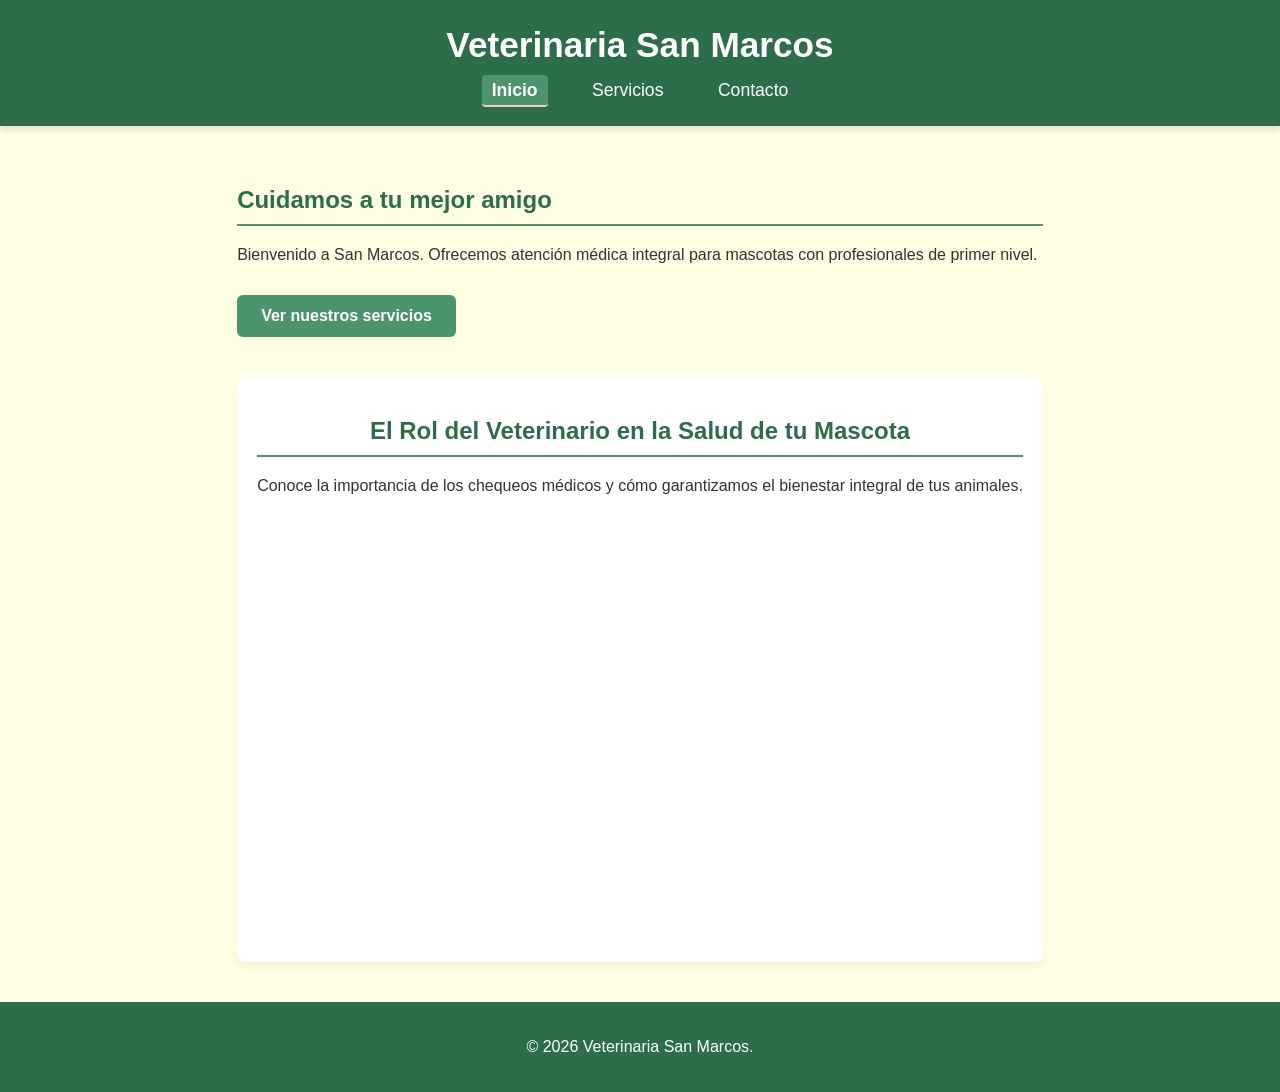
<file: index.html>
<!DOCTYPE html>
<html lang="es">
<head>
    <!-- Creado por Diego Sansana: Estructura base del documento y head -->
    <meta charset="UTF-8">
    <meta name="viewport" content="width=device-width, initial-scale=1.0">
    <title>Veterinaria San Marcos | Inicio</title>
    <link rel="stylesheet" href="css/style.css">
    <script src="js/funciones.js" defer></script>
</head>
<body>
    <!-- Creado por Diego Sansana: Header y menú de navegación -->
    <header>
        <h1>Veterinaria San Marcos</h1>
        <nav>
            <a href="index.html" class="activo">Inicio</a>
            <a href="catalogo.html">Servicios</a>
            <a href="contacto.html">Contacto</a>
        </nav>
    </header>

    <main>
        <!-- Creado por Diego Sansana: Sección Hero principal -->
        <section class="hero">
            <h2>Cuidamos a tu mejor amigo</h2>
            <p>Bienvenido a San Marcos. Ofrecemos atención médica integral para mascotas con profesionales de primer nivel.</p>
            <a href="catalogo.html" class="boton">Ver nuestros servicios</a>
        </section>

        <!-- Jocsan Sepulveda: SECCIÓN DE VIDEO EMBEBIDO (VIMEO) -->
        <section class="video-container">
           <h2>El Rol del Veterinario en la Salud de tu Mascota</h2>
            <p>Conoce la importancia de los chequeos médicos y cómo garantizamos el bienestar integral de tus animales.</p>
            <div class="video-responsive">
                <iframe src="https://player.vimeo.com/video/31104447" frameborder="0" allow="autoplay; fullscreen; picture-in-picture" allowfullscreen title="Video sobre mascotas"></iframe>
            </div>
        </section>
        <!-- FIN DE LO AGREGADO POR BENJAMÍN ROJAS -->
    </main>

    <!-- Creado por Diego Sansana: Footer base -->
    <footer>
        <p>&copy; 2026 Veterinaria San Marcos.</p>
    </footer>
</body>
</html>
</file>
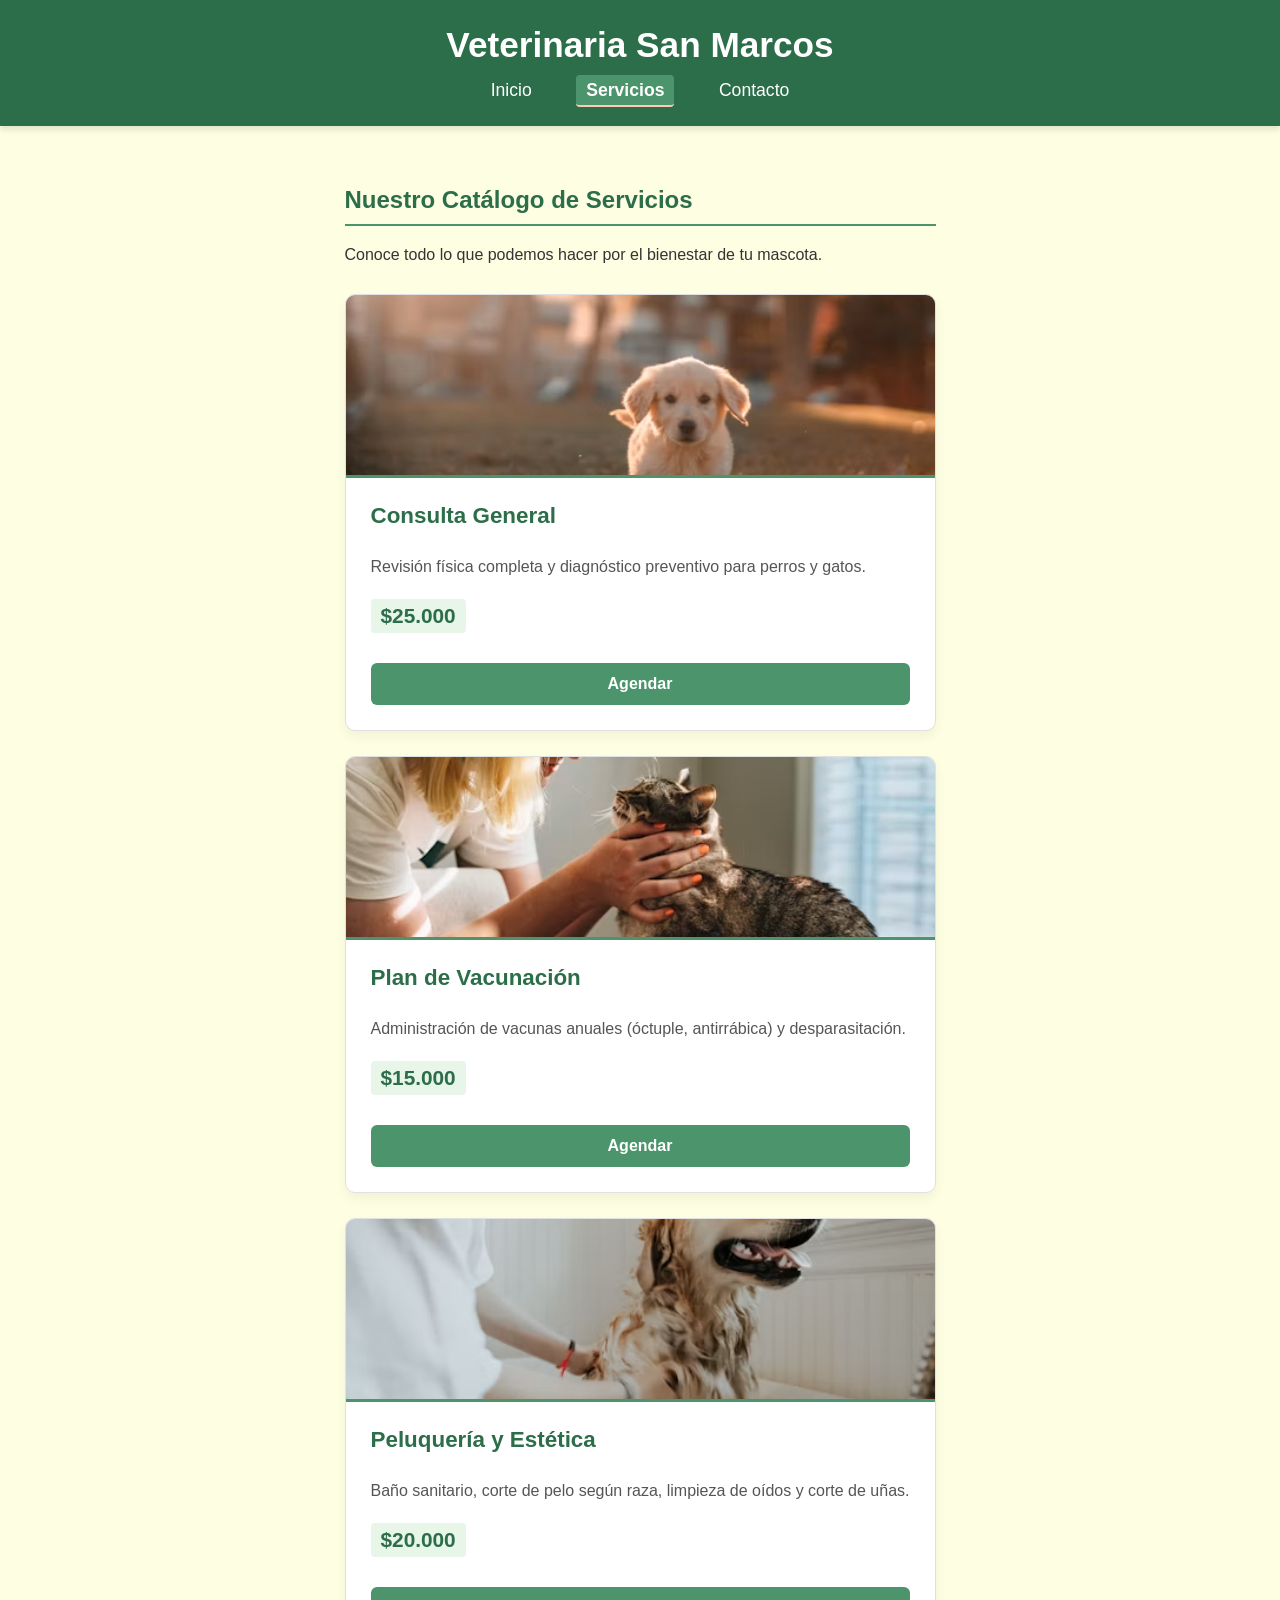
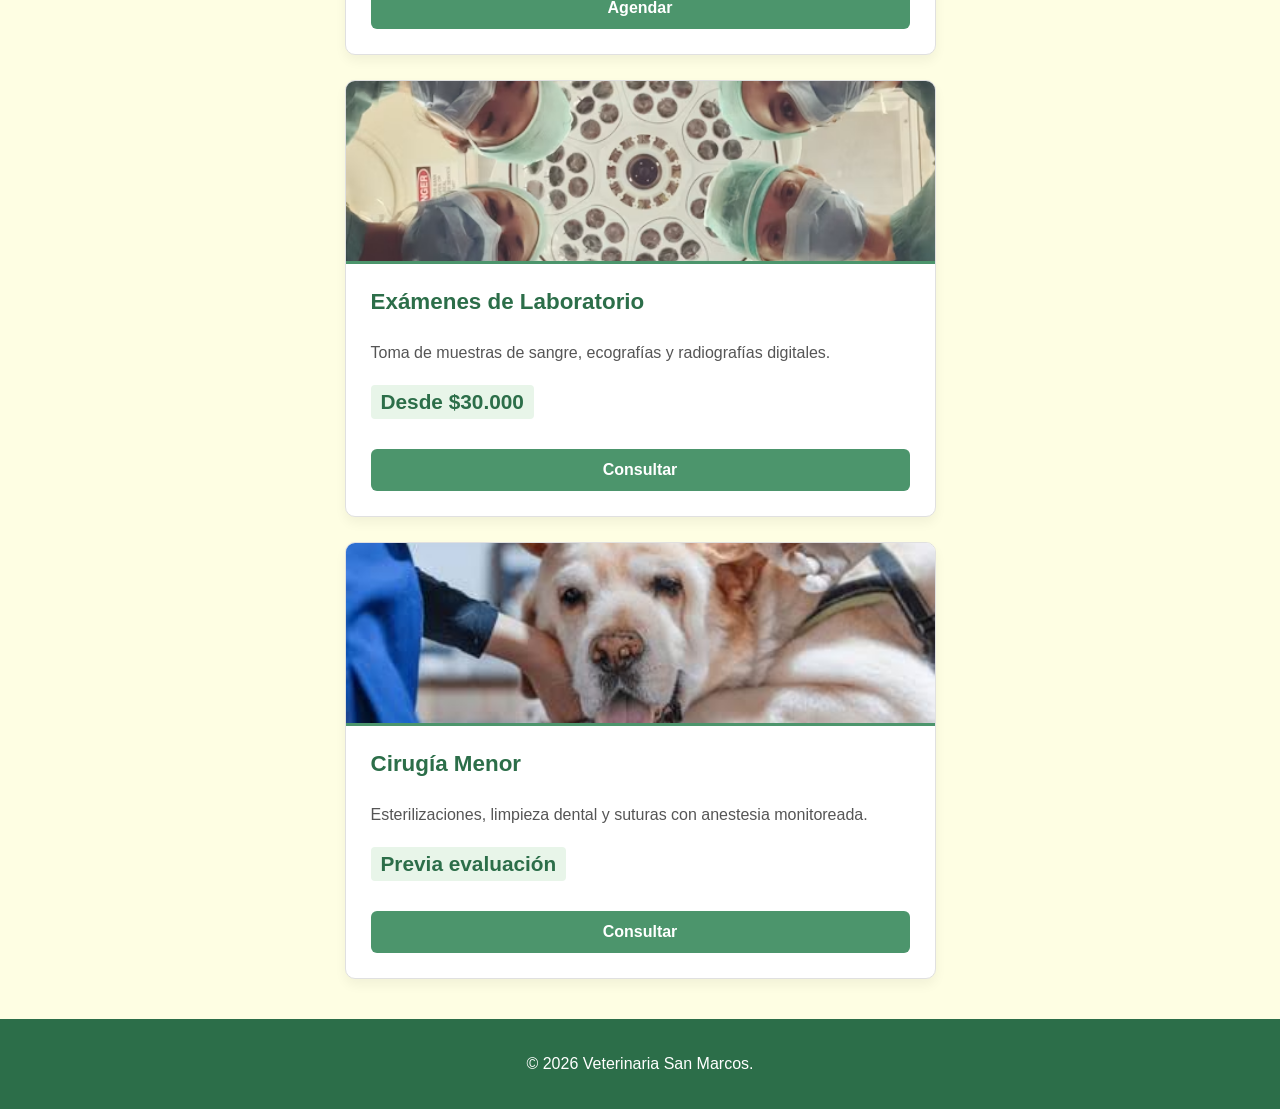
<file: catalogo.html>
<!DOCTYPE html>
<html lang="es">
<head>
    <!-- Creado por Diego Sansana: Estructura base -->
    <meta charset="UTF-8">
    <meta name="viewport" content="width=device-width, initial-scale=1.0">
    <title>Veterinaria San Marcos | Catálogo de Servicios</title>
    <link rel="stylesheet" href="css/style.css">
    <script src="js/funciones.js" defer></script>
</head>
<body>
    <header>
        <h1>Veterinaria San Marcos</h1>
        <nav>
            <a href="index.html">Inicio</a>
            <a href="catalogo.html" class="activo">Servicios</a>
            <a href="contacto.html">Contacto</a>
        </nav>
    </header>

    <main>
        <section>
            <!-- Creado por Diego Sansana: Textos de la sección y grilla de catálogo -->
            <h2>Nuestro Catálogo de Servicios</h2>
            <p>Conoce todo lo que podemos hacer por el bienestar de tu mascota.</p>
            
            <div class="catalogo-grid">
                <article class="tarjeta-servicio">
                    <figure>
                        <!-- MODIFICADO POR BENJAMÍN ROJAS: Reemplazo de placeholder/emoji por imágenes reales -->
                        <img src="Carpetajpg/Perrito corriendo.jpg" alt="Consulta General">
                    </figure>
                    <!-- Creado por Diego Sansana: Contenido base de la tarjeta -->
                    <div class="tarjeta-contenido">
                        <h3>Consulta General</h3>
                        <p>Revisión física completa y diagnóstico preventivo para perros y gatos.</p>
                        <span class="precio">$25.000</span>
                        <a href="contacto.html" class="boton">Agendar</a>
                    </div>
                </article>
                
                <article class="tarjeta-servicio">
                    <figure>
                        <!-- MODIFICADO POR BENJAMÍN ROJAS: Imagen real -->
                        <img src="Carpetajpg/Gatosiendo acarisiado.jpg" alt="Plan de Vacunación">
                    </figure>
                    <div class="tarjeta-contenido">
                        <h3>Plan de Vacunación</h3>
                        <p>Administración de vacunas anuales (óctuple, antirrábica) y desparasitación.</p>
                        <span class="precio">$15.000</span>
                        <a href="contacto.html" class="boton">Agendar</a>
                    </div>
                </article>
                
                <article class="tarjeta-servicio">
                    <figure>
                        <!-- MODIFICADO POR BENJAMÍN ROJAS: Imagen real -->
                        <img src="Carpetajpg/Perro duchandose .jpg" alt="Peluquería y Estética">
                    </figure>
                    <div class="tarjeta-contenido">
                        <h3>Peluquería y Estética</h3>
                        <p>Baño sanitario, corte de pelo según raza, limpieza de oídos y corte de uñas.</p>
                        <span class="precio">$20.000</span>
                        <a href="contacto.html" class="boton">Agendar</a>
                    </div>
                </article>

                <article class="tarjeta-servicio">
                    <figure>
                        <!-- MODIFICADO POR BENJAMÍN ROJAS: Imagen real -->
                        <img src="Carpetajpg/Dogtores.jpg" alt="Exámenes de Laboratorio">
                    </figure>
                    <div class="tarjeta-contenido">
                        <h3>Exámenes de Laboratorio</h3>
                        <p>Toma de muestras de sangre, ecografías y radiografías digitales.</p>
                        <span class="precio">Desde $30.000</span>
                        <a href="contacto.html" class="boton">Consultar</a>
                    </div>
                </article>

                <article class="tarjeta-servicio">
                    <figure>
                        <!-- MODIFICADO POR BENJAMÍN ROJAS: Imagen real -->
                        <img src="Carpetajpg/Perrito Camilla.jpg" alt="Cirugía Menor">
                    </figure>
                    <div class="tarjeta-contenido">
                        <h3>Cirugía Menor</h3>
                        <p>Esterilizaciones, limpieza dental y suturas con anestesia monitoreada.</p>
                        <span class="precio">Previa evaluación</span>
                        <a href="contacto.html" class="boton">Consultar</a>
                    </div>
                </article>
            </div>
        </section>
    </main>

    <footer>
        <p>&copy; 2026 Veterinaria San Marcos.</p>
    </footer>
</body>
</html>
</file>
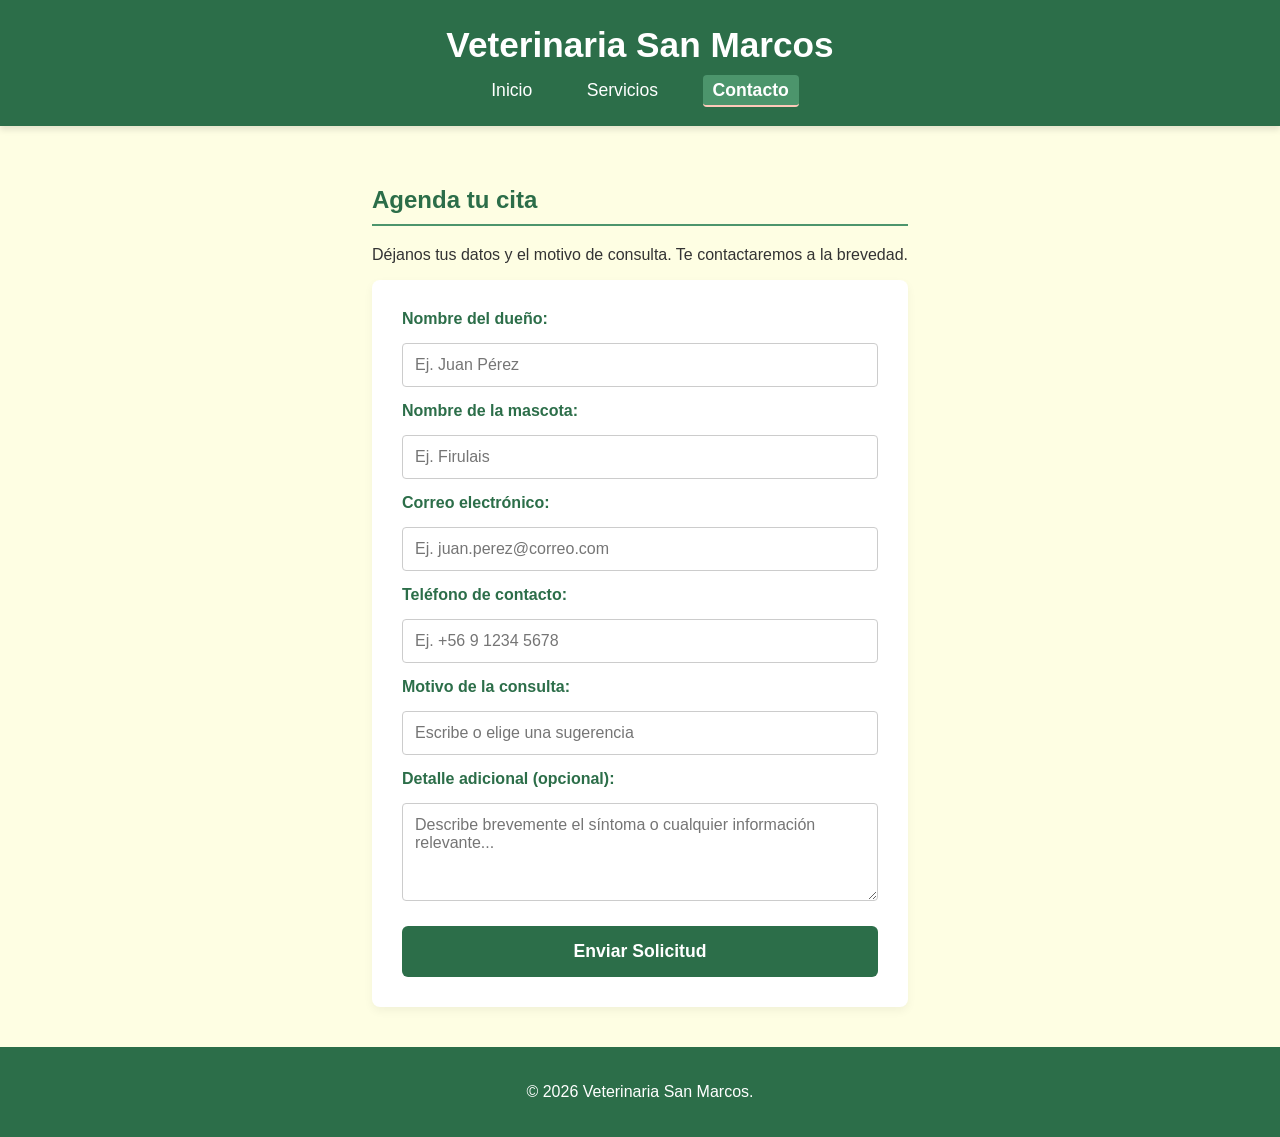
<file: contacto.html>
<!DOCTYPE html>
<html lang="es">
<head>
    <meta charset="UTF-8">
    <meta name="viewport" content="width=device-width, initial-scale=1.0">
    <title>Veterinaria San Marcos | Contacto</title>
    <link rel="stylesheet" href="css/style.css">
    <script src="js/funciones.js" defer></script>
</head>
<body>
    <header>
        <h1>Veterinaria San Marcos</h1>
        <nav>
            <a href="index.html">Inicio</a>
            <a href="catalogo.html">Servicios</a>
            <a href="contacto.html" class="activo">Contacto</a>
        </nav>
    </header>

    <main>
        <section>
            <!-- Creado por Diego Sansana: Estructura inicial del formulario -->
            <h2>Agenda tu cita</h2>
            <p>Déjanos tus datos y el motivo de consulta. Te contactaremos a la brevedad.</p>

            <!-- MODIFICADO POR BENJAMÍN ROJAS: Se agregó 'novalidate' para controlar validaciones por JS -->
            <form id="formularioContacto" novalidate>

                <label for="nombre">Nombre del dueño:</label>
                <!-- MODIFICADO POR BENJAMÍN ROJAS: Agregadas validaciones (required, minlength, pattern), autocomplete y ARIA -->
                <input
                    type="text"
                    id="nombre"
                    name="nombre"
                    placeholder="Ej. Juan Pérez"
                    autocomplete="name"
                    required
                    minlength="3"
                    pattern="^[A-Za-zÁÉÍÓÚáéíóúÑñ\s]+$"
                    aria-describedby="errorNombre">
                <!-- AGREGADO POR BENJAMÍN ROJAS: Mensaje de error específico -->
                <p id="errorNombre" class="error" aria-live="polite"></p>

                <label for="mascota">Nombre de la mascota:</label>
                <!-- MODIFICADO POR BENJAMÍN ROJAS: Agregadas validaciones y ARIA -->
                <input
                    type="text"
                    id="mascota"
                    name="mascota"
                    placeholder="Ej. Firulais"
                    autocomplete="off"
                    required
                    minlength="2"
                    pattern="^[A-Za-zÁÉÍÓÚáéíóúÑñ0-9\s]+$"
                    aria-describedby="errorMascota">
                <p id="errorMascota" class="error" aria-live="polite"></p>

                <label for="correo">Correo electrónico:</label>
                <!-- MODIFICADO POR BENJAMÍN ROJAS: Agregadas validaciones y ARIA -->
                <input
                    type="email"
                    id="correo"
                    name="correo"
                    placeholder="Ej. juan.perez@correo.com"
                    autocomplete="email"
                    required
                    aria-describedby="errorCorreo">
                <p id="errorCorreo" class="error" aria-live="polite"></p>

                <!-- AGREGADO POR BENJAMÍN ROJAS: Nuevo campo completo para el Teléfono -->
                <label for="telefono">Teléfono de contacto:</label>
                <input
                    type="tel"
                    id="telefono"
                    name="telefono"
                    placeholder="Ej. +56 9 1234 5678"
                    autocomplete="tel"
                    required
                    pattern="^[0-9+\s]{8,15}$"
                    aria-describedby="errorTelefono">
                <p id="errorTelefono" class="error" aria-live="polite"></p>

                <!-- MODIFICADO POR BENJAMÍN ROJAS: El motivo ahora usa un <datalist> con opciones -->
                <label for="motivo">Motivo de la consulta:</label>
                <input
                    type="text"
                    id="motivo"
                    name="motivo"
                    list="sugerenciasMotivo"
                    placeholder="Escribe o elige una sugerencia"
                    autocomplete="off"
                    required
                    minlength="5"
                    aria-describedby="errorMotivo">
                
                <!-- Sugerencias (datalist) para el campo motivo -->
                <datalist id="sugerenciasMotivo">
                    <option value="Consulta general">
                    <option value="Plan de vacunación">
                    <option value="Peluquería y estética">
                    <option value="Exámenes de laboratorio">
                    <option value="Cirugía menor">
                    <option value="Urgencia">
                </datalist>
                <p id="errorMotivo" class="error" aria-live="polite"></p>

                <!-- AGREGADO POR BENJAMÍN ROJAS: Nueva área de texto para detalles adicionales -->
                <label for="detalle">Detalle adicional (opcional):</label>
                <textarea
                    id="detalle"
                    name="detalle"
                    rows="4"
                    placeholder="Describe brevemente el síntoma o cualquier información relevante..."></textarea>

                <!-- Creado por Diego Sansana (originalmente "mensajeError"), adaptado por Benjamín -->
                <p id="mensajeGlobal" class="error" aria-live="polite"></p>

                <button type="submit">Enviar Solicitud</button>
            </form>
        </section>
    </main>

    <footer>
        <p>&copy; 2026 Veterinaria San Marcos.</p>
    </footer>
</body>
</html>
</file>
<file: css/style.css>
/*CÓDIGO DE DIEGO*/
:root {
    --color-principal: #2c6e49;
    --color-secundario: #4c956c;
    --color-fondo: #fefee3;
    --color-texto: #333;
    --color-tarjeta: #ffffff;
}

body {
    font-family: 'Segoe UI', Tahoma, Geneva, Verdana, sans-serif;
    margin: 0;
    padding: 0;
    background-color: var(--color-fondo);
    color: var(--color-texto);
    display: flex;
    flex-direction: column;
    min-height: 100vh;
}

header {
    background-color: var(--color-principal);
    color: white;
    padding: 25px 20px;
    text-align: center;
    box-shadow: 0 4px 6px rgba(0,0,0,0.1);
}

header h1 {
    margin: 0 0 15px 0;
    font-size: 2.2rem;
}

nav a {
    color: white;
    text-decoration: none;
    margin: 0 15px;
    font-size: 1.1rem;
    padding: 5px 10px;
    border-radius: 4px;
    transition: background-color 0.3s;
}

nav a:hover {
    background-color: var(--color-secundario);
}

nav a.activo {
    background-color: var(--color-secundario);
    font-weight: bold;
    border-bottom: 2px solid #ffc9b9;
}

main {
    padding: 40px 20px;
    max-width: 1100px;
    margin: 0 auto;
    flex: 1;
}

h2 {
    color: var(--color-principal);
    border-bottom: 2px solid var(--color-secundario);
    padding-bottom: 10px;
    margin-bottom: 20px;
}

.boton {
    display: inline-block;
    background-color: var(--color-secundario);
    color: white;
    padding: 12px 24px;
    border-radius: 6px;
    text-decoration: none;
    margin-top: 15px;
    font-weight: bold;
    text-align: center;
    transition: background-color 0.3s, transform 0.1s;
}

.boton:hover {
    background-color: #3b7a57;
    transform: translateY(-2px);
}

form {
    display: flex;
    flex-direction: column;
    gap: 15px;
    max-width: 600px;
    background-color: var(--color-tarjeta);
    padding: 30px;
    border-radius: 8px;
    box-shadow: 0 4px 10px rgba(0,0,0,0.05);
}

label {
    font-weight: bold;
    color: var(--color-principal);
}

input, textarea {
    padding: 12px;
    border: 1px solid #ccc;
    border-radius: 4px;
    font-family: inherit;
    font-size: 1rem;
}

input:focus, textarea:focus {
    outline: none;
    border-color: var(--color-secundario);
    box-shadow: 0 0 5px rgba(76, 149, 108, 0.5);
}

button[type="submit"] {
    background-color: var(--color-principal);
    color: white;
    padding: 15px;
    border: none;
    border-radius: 6px;
    cursor: pointer;
    font-weight: bold;
    font-size: 1.1rem;
    transition: background-color 0.3s;
    margin-top: 10px;
}

button[type="submit"]:hover {
    background-color: #1e4d33;
}

.error {
    color: #e63946;
    font-weight: bold;
    margin: 0;
}

.catalogo-grid {
    display: grid;
    grid-template-columns: repeat(auto-fill, minmax(300px, 1fr));
    gap: 25px;
    margin-top: 30px;
}

.tarjeta-servicio {
    background-color: var(--color-tarjeta);
    border: 1px solid #e0e0e0;
    border-radius: 10px;
    overflow: hidden;
    box-shadow: 0 6px 12px rgba(0,0,0,0.05);
    display: flex;
    flex-direction: column;
    transition: transform 0.3s, box-shadow 0.3s;
}

.tarjeta-servicio:hover {
    transform: translateY(-5px);
    box-shadow: 0 10px 20px rgba(0,0,0,0.1);
}

.tarjeta-servicio figure {
    margin: 0;
    background-color: #f1f5f9;
    height: 180px;
    display: flex;
    align-items: center;
    justify-content: center;
    border-bottom: 3px solid var(--color-secundario);
}

/* Benjamin Rojas */
/* Estilo para las imágenes de las tarjetas */
.tarjeta-servicio figure img {
    width: 100%;
    height: 100%;
    object-fit: cover;
}

/*CÓDIGO DE DIEGO*/
.tarjeta-contenido {
    padding: 25px;
    display: flex;
    flex-direction: column;
    flex-grow: 1;
}

.tarjeta-contenido h3 {
    margin: 0 0 10px 0;
    color: var(--color-principal);
    font-size: 1.4rem;
}

.tarjeta-contenido p {
    flex-grow: 1;
    font-size: 1rem;
    line-height: 1.5;
    color: #555;
    margin-bottom: 20px;
}

.precio {
    font-weight: bold;
    font-size: 1.3rem;
    color: #2c6e49;
    margin-bottom: 15px;
    display: block;
    background-color: #e8f5e9;
    padding: 5px 10px;
    border-radius: 4px;
    width: fit-content;
}

/*Jocsan Sepulveda*/
/* Estilos para el contenedor del video embebido */
.video-container {
    margin-top: 40px;
    text-align: center;
    background-color: white;
    padding: 20px;
    border-radius: 8px;
    box-shadow: 0 4px 10px rgba(0,0,0,0.05);
}

.video-responsive {
    position: relative;
    padding-bottom: 56.25%; /* Relación de aspecto 16:9 */
    height: 0;
    overflow: hidden;
    max-width: 100%;
}

.video-responsive iframe {
    position: absolute;
    top: 0;
    left: 0;
    width: 100%;
    height: 100%;
    border-radius: 6px;
}

/* CÓDIGO DE DIEGO  */
footer {
    text-align: center;
    padding: 20px;
    background-color: var(--color-principal);
    color: white;
    margin-top: auto;
}

/*Benjamin Rojas*/
/*BALIDASIONES QUE AGREGE */

input.invalido,
textarea.invalido {
    border-color: #e63946;
    box-shadow: 0 0 5px rgba(230, 57, 70, 0.4);
}

input.valido,
textarea.valido {
    border-color: #2c6e49;
    box-shadow: 0 0 5px rgba(44, 110, 73, 0.35);
}

.error:empty {
    display: none;
}

.error {
    min-height: 1.1em;
    font-size: 0.9rem;
}
</file>
